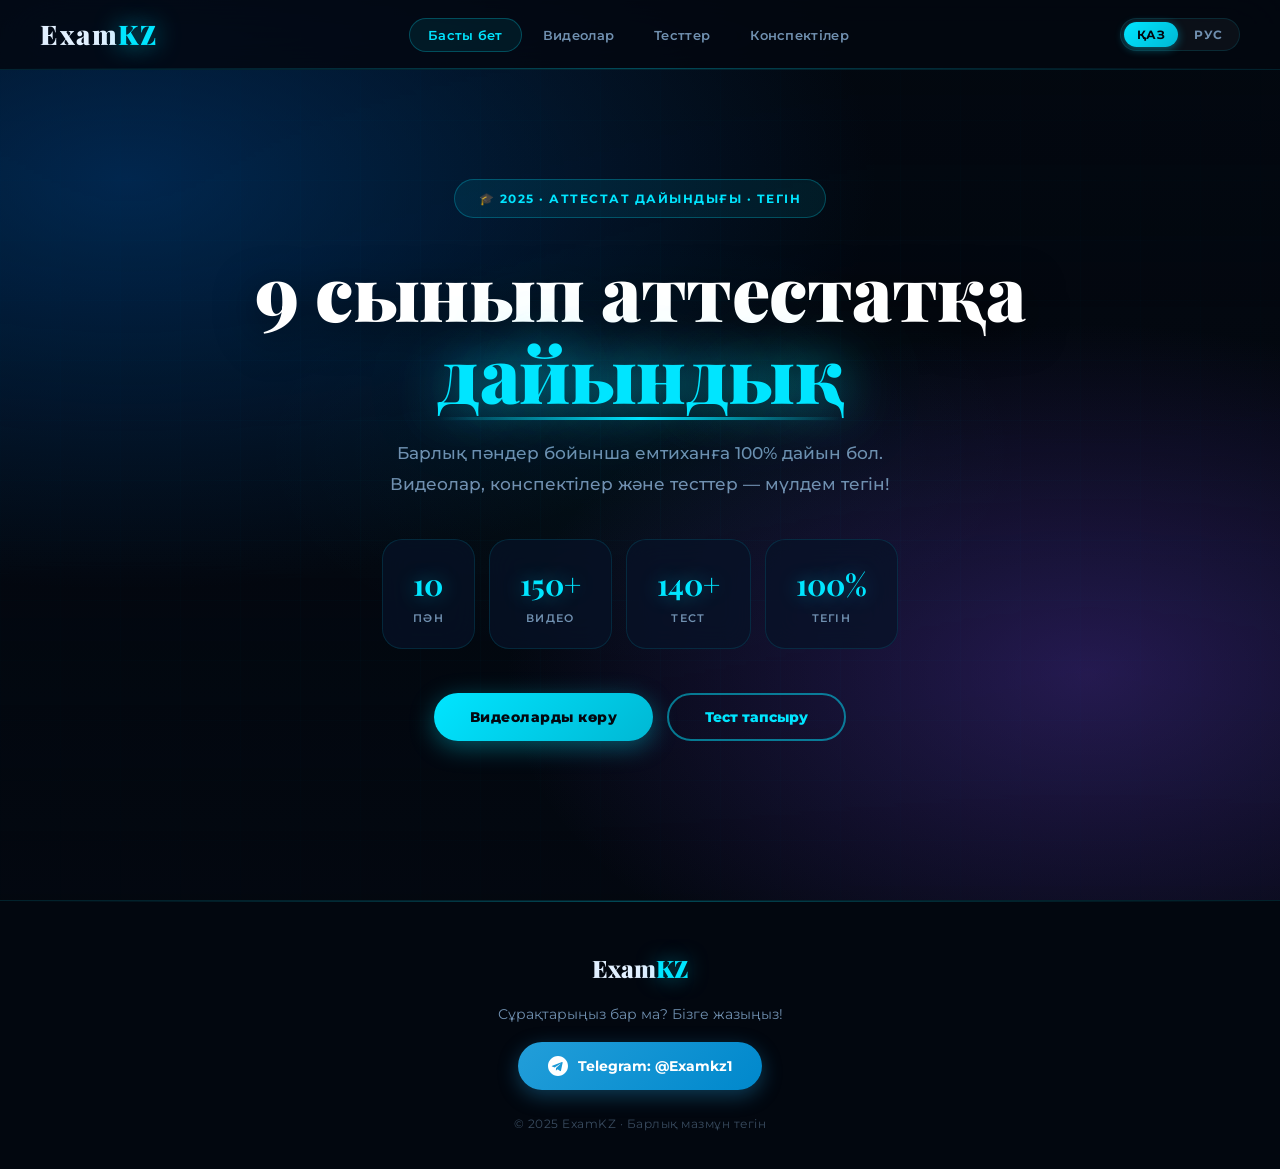
<file: ExamKz/index.html>
<!DOCTYPE html>
<html lang="kk">
<head>
    <meta charset="UTF-8">
    <meta name="viewport" content="width=device-width, initial-scale=1.0">
    <title>ExamKZ — 9 сынып Аттестат дайындық</title>
    <meta name="description" content="Қазақстан 9 сыныбы аттестат дайындық — тегін видеолар, конспектілер, тесттер">
    <link rel="stylesheet" href="style.css">
    <link href="https://fonts.googleapis.com/css2?family=Montserrat:wght@400;500;600;700;800;900&family=Playfair+Display:ital,wght@0,700;0,900;1,700&family=JetBrains+Mono:wght@400;600&display=swap" rel="stylesheet">
</head>
<body>

    <!-- BACKGROUND -->
    <div class="bg-image"></div>
    <div class="bg-overlay"></div>
    <div class="bg-grid"></div>
    <div class="particles" id="particles"></div>

    <!-- VIDEO MODAL -->
    <div class="video-modal-overlay" id="videoModal" onclick="if(event.target===this)closeVideoModal()">
        <div class="video-modal-box">
            <div class="video-modal-header">
                <div class="video-modal-title" id="videoModalTitle">Видео</div>
                <button class="video-modal-close" onclick="closeVideoModal()">✕</button>
            </div>
            <iframe class="video-modal-iframe" id="videoModalIframe" allowfullscreen
                allow="autoplay; encrypted-media; picture-in-picture"></iframe>
        </div>
    </div>

    <!-- NAVBAR -->
    <nav>
        <div class="logo">Exam<span>KZ</span></div>

        <div class="nav-links">
            <button class="nav-btn active" data-target="home" id="navHome">Басты бет</button>
            <button class="nav-btn" data-target="subjects" id="navSubjects">Видеолар</button>
            <button class="nav-btn" data-target="tests" id="navTests">Тесттер</button>
            <button class="nav-btn" data-target="materials" id="navMaterials">Конспектілер</button>
        </div>

        <div class="nav-right">
            <div class="lang-switch">
                <button id="langKk" class="active">ҚАЗ</button>
                <button id="langRu">РУС</button>
            </div>
        </div>
    </nav>

    <!-- MAIN -->
    <main>

        <!-- HOME -->
        <section id="home" class="active-section">
            <div class="hero-badge">🎓 2025 · Аттестат дайындығы · Тегін</div>
            <h1 id="heroTitle">9 сынып аттестатқа<br><span class="highlight">дайындық</span></h1>
            <p id="heroDesc">Барлық пәндер бойынша емтиханға 100% дайын бол. Видеолар, конспектілер және тесттер — мүлдем тегін!</p>

            <div class="stats-row">
                <div class="stat">
                    <span>10</span>
                    <p>Пән</p>
                </div>
                <div class="stat">
                    <span>150+</span>
                    <p>Видео</p>
                </div>
                <div class="stat">
                    <span>140+</span>
                    <p>Тест</p>
                </div>
                <div class="stat">
                    <span>100%</span>
                    <p>Тегін</p>
                </div>
            </div>

            <div class="hero-buttons">
                <button class="btn-primary" id="btnStart" onclick="showSection('subjects')">📺 Видеоларды көру</button>
                <button class="btn-secondary" id="btnTest" onclick="showSection('tests')">✏️ Тест тапсыру</button>
            </div>
        </section>

        <!-- SUBJECTS (Video list) -->
        <section id="subjects" class="hidden">
            <h2 id="subjectsTitle">Видео сабақтар — Пәнді таңдаңыз</h2>
            <div class="grid" id="subjectsGrid"></div>
        </section>

        <!-- VIDEOS PAGE -->
        <section id="videos" class="hidden">
            <div style="margin-bottom:20px;">
                <button class="btn-back" onclick="showSection('subjects')">⬅ Артқа</button>
            </div>
            <h2 id="currentSubjectTitle" style="margin-bottom:24px;display:flex;align-items:center;gap:12px;"></h2>
            <div class="video-grid" id="videosGrid"></div>
        </section>

        <!-- TESTS -->
        <section id="tests" class="hidden">
            <h2 id="testsTitle">Біліміңді тексер — ҰБТ / Аттестат форматы</h2>
            <div id="testContainer" class="test-container"></div>
        </section>

        <!-- MATERIALS (Subject list) -->
        <section id="materials" class="hidden">
            <h2 id="materialsTitle">Конспектілер мен Шпаргалкалар</h2>
            <div class="grid" id="materialsSubjectsGrid"></div>
        </section>

        <!-- MATERIALS LIST -->
        <section id="materialsList" class="hidden">
            <div style="margin-bottom:20px;">
                <button class="btn-back" onclick="showSection('materials')">⬅ Артқа</button>
            </div>
            <h2 id="currentMaterialSubjectTitle" style="margin-bottom:24px;display:flex;align-items:center;gap:12px;"></h2>
            <div class="materials-grid" id="materialsGrid"></div>
        </section>

    </main>

    <!-- FOOTER -->
    <footer>
        <div class="footer-inner">
            <div class="footer-logo">Exam<span>KZ</span></div>
            <p id="footerSupport">Сұрақтарыңыз бар ма? Бізге жазыңыз!</p>
            <a href="https://t.me/Examkz1" target="_blank" class="btn-telegram" id="btnAdmin">
                <svg width="20" height="20" viewBox="0 0 24 24" fill="currentColor">
                    <path d="M12 0C5.373 0 0 5.373 0 12s5.373 12 12 12 12-5.373 12-12S18.627 0 12 0zm5.562 8.248l-1.97 9.287c-.145.658-.537.818-1.084.508l-3-2.21-1.447 1.394c-.16.16-.295.295-.605.295l.213-3.053 5.56-5.023c.242-.213-.054-.333-.373-.12l-6.871 4.326-2.962-.924c-.643-.204-.657-.643.136-.953l11.57-4.461c.537-.194 1.006.131.833.934z"/>
                </svg>
                Telegram: @Examkz1
            </a>
            <p class="footer-copy">© 2025 ExamKZ · Барлық мазмұн тегін</p>
        </div>
    </footer>

    <script src="script.js"></script>
</body>
</html>
</file>
<file: ExamKz/style.css>
/* ============================================
   EXAMKZ — PREMIUM STYLE v3
   ============================================ */

@import url('https://fonts.googleapis.com/css2?family=Montserrat:wght@400;500;600;700;800;900&family=Playfair+Display:ital,wght@0,700;0,900;1,700&family=JetBrains+Mono:wght@400;600&display=swap');

:root {
    --primary: #00e5ff;
    --primary-dark: #00b8d4;
    --primary-glow: rgba(0,229,255,0.4);
    --accent: #ff6b35;
    --accent2: #7c4dff;
    --accent3: #00c853;
    --gold: #ffd700;
    --green: #00c853;
    --red: #ff1744;
    --yellow: #ffab00;
    --bg-dark: #030810;
    --bg-card: rgba(8, 18, 40, 0.72);
    --bg-card-hover: rgba(12, 26, 58, 0.92);
    --border: rgba(0, 229, 255, 0.12);
    --border-hover: rgba(0, 229, 255, 0.45);
    --text: #e2f0ff;
    --text-muted: #7090b0;
    --shadow: 0 20px 60px rgba(0,0,0,0.5);
    --radius: 20px;
    --radius-sm: 12px;
}

*, *::before, *::after { margin: 0; padding: 0; box-sizing: border-box; }
html { scroll-behavior: smooth; }

body {
    font-family: 'Montserrat', sans-serif;
    background: var(--bg-dark);
    color: var(--text);
    min-height: 100vh;
    overflow-x: hidden;
    line-height: 1.6;
}

/* ===== BACKGROUND ===== */
.bg-image {
    position: fixed; inset: 0;
    background-image: url('https://images.unsplash.com/photo-1481627834876-b7833e8f5570?w=1920&q=80');
    background-size: cover; background-position: center top;
    z-index: 0; opacity: 0.12; filter: saturate(0.4) brightness(0.6);
}
.bg-overlay {
    position: fixed; inset: 0;
    background:
        radial-gradient(ellipse 90% 70% at 10% 20%, rgba(0,60,120,0.6) 0%, transparent 65%),
        radial-gradient(ellipse 70% 60% at 85% 75%, rgba(100,60,200,0.35) 0%, transparent 65%),
        radial-gradient(ellipse 50% 40% at 50% 50%, rgba(0,229,255,0.04) 0%, transparent 60%),
        linear-gradient(180deg, rgba(3,8,16,0.9) 0%, rgba(3,8,16,0.5) 50%, rgba(3,8,16,0.95) 100%);
    z-index: 1;
}

/* ===== GRID LINES ===== */
.bg-grid {
    position: fixed; inset: 0; z-index: 1; pointer-events: none;
    background-image:
        linear-gradient(rgba(0,229,255,0.025) 1px, transparent 1px),
        linear-gradient(90deg, rgba(0,229,255,0.025) 1px, transparent 1px);
    background-size: 60px 60px;
    mask-image: radial-gradient(ellipse 80% 80% at 50% 50%, black, transparent);
}

/* ===== PARTICLES ===== */
.particles { position: fixed; inset: 0; z-index: 2; pointer-events: none; overflow: hidden; }
.particle {
    position: absolute; border-radius: 50%;
    opacity: 0; animation: float-up linear infinite;
}
@keyframes float-up {
    0%   { opacity: 0; transform: translateY(100vh) scale(0) rotate(0deg); }
    10%  { opacity: 0.7; }
    90%  { opacity: 0.2; }
    100% { opacity: 0; transform: translateY(-10vh) scale(2) rotate(360deg); }
}

/* ===== NAVBAR ===== */
nav {
    position: fixed; top: 0; left: 0; right: 0; z-index: 300;
    display: flex; align-items: center; justify-content: space-between;
    padding: 0 40px; height: 70px;
    background: rgba(3,8,16,0.85);
    backdrop-filter: blur(30px) saturate(1.5);
    border-bottom: 1px solid var(--border);
}
nav::after {
    content: '';
    position: absolute; bottom: 0; left: 0; right: 0; height: 1px;
    background: linear-gradient(90deg, transparent, rgba(0,229,255,0.3), transparent);
}

.logo {
    font-family: 'Playfair Display', serif;
    font-size: 27px; font-weight: 900; color: var(--text); letter-spacing: 1.5px;
    flex-shrink: 0; cursor: pointer;
    transition: all 0.3s;
}
.logo:hover { opacity: 0.85; }
.logo span { color: var(--primary); text-shadow: 0 0 25px rgba(0,229,255,0.7); }

.nav-links { display: flex; gap: 2px; }
.nav-btn {
    background: transparent; border: 1px solid transparent;
    color: var(--text-muted); padding: 8px 18px; border-radius: 30px;
    cursor: pointer; font-family: 'Montserrat', sans-serif;
    font-size: 13px; font-weight: 600; transition: all 0.25s; letter-spacing: 0.3px;
}
.nav-btn:hover, .nav-btn.active {
    color: var(--primary); border-color: rgba(0,229,255,0.25);
    background: rgba(0,229,255,0.08);
}

.nav-right { display: flex; align-items: center; gap: 12px; }

/* Language Switch */
.lang-switch {
    display: flex; gap: 3px;
    background: rgba(255,255,255,0.04);
    border: 1px solid var(--border); border-radius: 30px; padding: 3px;
}
.lang-switch button {
    background: transparent; border: none; color: var(--text-muted);
    padding: 5px 13px; border-radius: 25px; cursor: pointer;
    font-family: 'Montserrat', sans-serif; font-size: 12px; font-weight: 700;
    transition: all 0.25s; letter-spacing: 0.5px;
}
.lang-switch button.active {
    background: linear-gradient(135deg, var(--primary), var(--primary-dark));
    color: var(--bg-dark);
    box-shadow: 0 2px 10px rgba(0,229,255,0.4);
}

/* ===== MAIN ===== */
main {
    position: relative; z-index: 10;
    min-height: 100vh; padding: 90px 40px 60px;
    max-width: 1240px; margin: 0 auto;
}

section { display: none; }
section.active-section { display: block; animation: fadeSlideIn 0.4s cubic-bezier(0.2,0.8,0.4,1); }
section.hidden { display: none; }

@keyframes fadeSlideIn {
    from { opacity: 0; transform: translateY(24px); }
    to   { opacity: 1; transform: translateY(0); }
}

/* ===== HOME ===== */
#home {
    display: flex !important;
    flex-direction: column; align-items: center; justify-content: center;
    text-align: center; min-height: calc(100vh - 160px); padding: 60px 20px;
}

.hero-badge {
    display: inline-flex; align-items: center; gap: 8px;
    background: rgba(0,229,255,0.08); border: 1px solid rgba(0,229,255,0.25);
    color: var(--primary); padding: 9px 24px; border-radius: 50px;
    font-size: 12px; font-weight: 700; margin-bottom: 32px; letter-spacing: 1.5px;
    text-transform: uppercase;
    animation: pulse-border 3s infinite;
}
@keyframes pulse-border {
    0%,100% { box-shadow: 0 0 0 0 rgba(0,229,255,0.25); }
    50%      { box-shadow: 0 0 0 10px rgba(0,229,255,0); }
}

#home h1 {
    font-family: 'Playfair Display', serif;
    font-size: clamp(38px, 6.5vw, 76px); font-weight: 900;
    line-height: 1.08; margin-bottom: 24px; color: #fff;
    text-shadow: 0 8px 40px rgba(0,0,0,0.6);
    letter-spacing: -0.5px;
}

.highlight {
    color: var(--primary);
    text-shadow: 0 0 50px rgba(0,229,255,0.6), 0 0 100px rgba(0,229,255,0.3);
    position: relative; display: inline-block;
}
.highlight::after {
    content: '';
    position: absolute; bottom: -6px; left: 0; right: 0; height: 3px;
    background: linear-gradient(90deg, transparent, var(--primary), transparent);
    border-radius: 2px;
}

#home > p {
    font-size: clamp(14px, 1.8vw, 17px);
    color: var(--text-muted); max-width: 520px; line-height: 1.8;
    margin-bottom: 40px; font-weight: 500;
}

.stats-row {
    display: flex; gap: 14px; margin-bottom: 44px;
    flex-wrap: wrap; justify-content: center;
}
.stat {
    background: var(--bg-card); border: 1px solid var(--border);
    border-radius: var(--radius); padding: 20px 30px; text-align: center;
    backdrop-filter: blur(14px); transition: all 0.3s;
    position: relative; overflow: hidden;
}
.stat::before {
    content: '';
    position: absolute; top: 0; left: 0; right: 0; height: 2px;
    background: linear-gradient(90deg, transparent, var(--primary), transparent);
    opacity: 0; transition: opacity 0.3s;
}
.stat:hover { transform: translateY(-5px); border-color: var(--border-hover); }
.stat:hover::before { opacity: 1; }
.stat span {
    display: block; font-family: 'Playfair Display', serif;
    font-size: 30px; font-weight: 700; color: var(--primary);
    text-shadow: 0 0 20px rgba(0,229,255,0.4);
}
.stat p { font-size: 11px; color: var(--text-muted); margin: 2px 0 0; letter-spacing: 1.2px; font-weight: 600; text-transform: uppercase; }

.hero-buttons { display: flex; gap: 14px; flex-wrap: wrap; justify-content: center; }

/* ===== BUTTONS ===== */
.btn-primary {
    background: linear-gradient(135deg, var(--primary), var(--primary-dark));
    color: var(--bg-dark); border: none; padding: 14px 36px; border-radius: 50px;
    font-family: 'Montserrat', sans-serif; font-size: 14px; font-weight: 800;
    cursor: pointer; transition: all 0.3s;
    box-shadow: 0 6px 25px rgba(0,229,255,0.35); letter-spacing: 0.5px;
    position: relative; overflow: hidden;
}
.btn-primary::before {
    content: '';
    position: absolute; inset: 0;
    background: linear-gradient(135deg, rgba(255,255,255,0.2), transparent);
    opacity: 0; transition: opacity 0.3s;
}
.btn-primary:hover { transform: translateY(-3px); box-shadow: 0 12px 35px rgba(0,229,255,0.55); }
.btn-primary:hover::before { opacity: 1; }
.btn-primary:active { transform: translateY(-1px); }

.btn-secondary {
    background: transparent; color: var(--primary);
    border: 2px solid rgba(0,229,255,0.5); padding: 13px 36px; border-radius: 50px;
    font-family: 'Montserrat', sans-serif; font-size: 14px; font-weight: 800;
    cursor: pointer; transition: all 0.3s;
}
.btn-secondary:hover {
    background: rgba(0,229,255,0.1); transform: translateY(-3px);
    border-color: var(--primary);
    box-shadow: 0 8px 25px rgba(0,229,255,0.2);
}

.btn-back {
    display: inline-flex; align-items: center; gap: 6px;
    background: rgba(255,255,255,0.05); border: 1px solid var(--border);
    color: var(--text-muted); padding: 9px 22px; border-radius: 30px;
    cursor: pointer; font-family: 'Montserrat', sans-serif;
    font-size: 13px; font-weight: 600; transition: all 0.25s;
}
.btn-back:hover { border-color: var(--primary); color: var(--primary); background: rgba(0,229,255,0.07); }

/* ===== SECTION HEADER ===== */
.section-header {
    display: flex; align-items: center; gap: 16px; margin-bottom: 36px;
}
.section-icon {
    width: 48px; height: 48px; border-radius: 14px; flex-shrink: 0;
    display: flex; align-items: center; justify-content: center; font-size: 22px;
    background: rgba(0,229,255,0.1); border: 1px solid rgba(0,229,255,0.2);
}
section > h2 {
    font-family: 'Playfair Display', serif;
    font-size: clamp(22px, 3vw, 34px); font-weight: 700; color: #fff;
    margin-bottom: 34px; position: relative; padding-left: 22px;
}
section > h2::before {
    content: '';
    position: absolute; left: 0; top: 6px; bottom: 6px; width: 4px;
    background: linear-gradient(180deg, var(--primary), var(--accent2)); border-radius: 4px;
}

/* ===== SUBJECT GRID ===== */
.grid {
    display: grid;
    grid-template-columns: repeat(auto-fill, minmax(190px, 1fr));
    gap: 16px;
}

.card {
    background: var(--bg-card); border: 1px solid var(--border);
    border-radius: var(--radius); padding: 32px 20px 26px; cursor: pointer;
    transition: all 0.35s cubic-bezier(0.34,1.4,0.64,1);
    backdrop-filter: blur(14px); text-align: center;
    position: relative; overflow: hidden;
}
.card::before {
    content: ''; position: absolute; inset: 0;
    background: linear-gradient(135deg, rgba(0,229,255,0.07), rgba(124,77,255,0.04));
    opacity: 0; transition: opacity 0.3s;
}
.card::after {
    content: ''; position: absolute; bottom: 0; left: 0; right: 0; height: 2px;
    background: linear-gradient(90deg, var(--primary), var(--accent2));
    transform: scaleX(0); transform-origin: left; transition: transform 0.3s;
}
.card:hover::before { opacity: 1; }
.card:hover::after { transform: scaleX(1); }
.card:hover {
    transform: translateY(-10px) scale(1.025);
    border-color: rgba(0,229,255,0.3);
    box-shadow: 0 20px 50px rgba(0,0,0,0.5), 0 0 0 1px rgba(0,229,255,0.1), 0 0 40px rgba(0,229,255,0.06);
}
.card .card-icon {
    font-size: 38px; margin-bottom: 14px; display: block;
    filter: drop-shadow(0 4px 8px rgba(0,0,0,0.3));
    transition: transform 0.3s;
}
.card:hover .card-icon { transform: scale(1.1) translateY(-2px); }
.card h3 { font-size: 14px; font-weight: 700; color: var(--text); margin: 0; line-height: 1.4; }
.card .card-count {
    font-size: 11px; color: var(--text-muted); margin-top: 6px;
    font-weight: 600; letter-spacing: 0.5px;
}

/* ===== VIDEOS PAGE ===== */
.video-page-header {
    display: flex; align-items: center; gap: 16px; margin-bottom: 10px;
}
.subject-title-badge {
    font-family: 'Playfair Display', serif;
    font-size: clamp(18px,2.5vw,28px); font-weight: 900; color: #fff;
    margin: 0;
}
.subject-icon-large { font-size: 34px; }

/* ===== VIDEO GRID ===== */
.video-grid { display: grid; grid-template-columns: repeat(auto-fill, minmax(300px, 1fr)); gap: 20px; }

.video-card {
    background: var(--bg-card); border: 1px solid var(--border);
    border-radius: var(--radius); overflow: hidden; transition: all 0.3s;
    backdrop-filter: blur(14px);
    position: relative;
}
.video-card:hover { transform: translateY(-6px); border-color: rgba(0,229,255,0.25); box-shadow: 0 20px 50px rgba(0,0,0,0.5); }

.video-thumb {
    width: 100%; aspect-ratio: 16/9;
    background-size: cover; background-position: center; background-color: #050f25;
    cursor: pointer; position: relative; overflow: hidden;
}
.video-thumb::before {
    content: '';
    position: absolute; inset: 0;
    background: linear-gradient(to bottom, transparent 60%, rgba(0,0,0,0.5));
    opacity: 0; transition: opacity 0.3s; z-index: 1;
}
.video-thumb::after {
    content: '▶';
    position: absolute; inset: 0; z-index: 2;
    display: flex; align-items: center; justify-content: center;
    font-size: 42px; color: rgba(255,255,255,0.95);
    background: rgba(0,0,0,0.28);
    opacity: 0; transition: opacity 0.3s;
    backdrop-filter: blur(2px);
}
.video-thumb:hover::before, .video-thumb:hover::after { opacity: 1; }

.video-number {
    position: absolute; top: 10px; left: 10px; z-index: 3;
    background: rgba(0,0,0,0.7); border: 1px solid rgba(255,255,255,0.15);
    color: var(--text-muted); font-size: 11px; font-weight: 700;
    padding: 3px 9px; border-radius: 20px; backdrop-filter: blur(8px);
}

.video-info { padding: 16px 18px 18px; }
.video-info h4 {
    font-size: 13.5px; font-weight: 600; color: var(--text);
    margin-bottom: 12px; line-height: 1.55;
}

.btn-watch {
    display: flex; align-items: center; justify-content: center; gap: 8px;
    background: linear-gradient(135deg, rgba(0,229,255,0.15), rgba(0,180,200,0.1));
    border: 1px solid rgba(0,229,255,0.3); color: var(--primary);
    padding: 9px 18px; border-radius: 30px;
    font-family: 'Montserrat', sans-serif; font-size: 12.5px; font-weight: 700;
    cursor: pointer; width: 100%; transition: all 0.25s; letter-spacing: 0.3px;
}
.btn-watch:hover {
    background: rgba(0,229,255,0.2); border-color: var(--primary);
    transform: translateY(-1px); box-shadow: 0 4px 15px rgba(0,229,255,0.2);
}

/* ===== TESTS ===== */
.test-container { max-width: 780px; margin: 0 auto; }

.test-header {
    display: flex; justify-content: space-between; align-items: center;
    margin-bottom: 24px;
}
.test-counter {
    font-size: 13px; font-weight: 700; color: var(--text-muted); letter-spacing: 0.5px;
}
.test-score-live {
    font-size: 13px; font-weight: 700; color: var(--green);
    background: rgba(0,200,83,0.1); border: 1px solid rgba(0,200,83,0.25);
    padding: 4px 14px; border-radius: 20px;
}

.test-progress { height: 5px; background: rgba(255,255,255,0.06); border-radius: 3px; margin-bottom: 30px; overflow: hidden; }
.test-progress-bar {
    height: 100%;
    background: linear-gradient(90deg, var(--primary), var(--accent2));
    border-radius: 3px; transition: width 0.6s cubic-bezier(0.4,0,0.2,1);
    box-shadow: 0 0 10px rgba(0,229,255,0.4);
}

.subject-badge {
    display: inline-block;
    background: rgba(0,229,255,0.08); border: 1px solid rgba(0,229,255,0.2);
    color: var(--primary); padding: 5px 16px; border-radius: 20px;
    font-size: 11px; font-weight: 700; letter-spacing: 1.5px;
    margin-bottom: 16px; text-transform: uppercase;
}

.test-container h4 { font-size: 12px; font-weight: 700; color: var(--text-muted); letter-spacing: 1px; margin-bottom: 10px; }
.test-container > h2, .test-q-text {
    font-family: 'Playfair Display', serif;
    font-size: clamp(17px,2.5vw,23px); color: #fff; margin-bottom: 28px; line-height: 1.45;
    font-weight: 700;
}

.test-options-grid { display: grid; grid-template-columns: 1fr 1fr; gap: 11px; margin-bottom: 14px; }
.test-option {
    background: var(--bg-card); border: 1.5px solid var(--border);
    color: var(--text); padding: 15px 18px; border-radius: 14px;
    cursor: pointer; font-family: 'Montserrat', sans-serif;
    font-size: 13px; font-weight: 500; text-align: left;
    transition: all 0.2s; backdrop-filter: blur(8px); line-height: 1.45;
    display: flex; align-items: flex-start; gap: 10px;
}
.test-option:hover:not(:disabled) {
    border-color: rgba(0,229,255,0.4); background: rgba(0,229,255,0.08);
    transform: translateY(-2px); color: #fff;
}
.option-letter {
    display: inline-flex; align-items: center; justify-content: center;
    width: 22px; height: 22px; border-radius: 50%; flex-shrink: 0; margin-top: 1px;
    background: rgba(255,255,255,0.08); border: 1px solid rgba(255,255,255,0.12);
    font-size: 11px; font-weight: 800; color: var(--text-muted);
}
.test-option.correct {
    background: rgba(0,200,83,0.12) !important; border-color: var(--green) !important;
    color: #fff !important; box-shadow: 0 0 20px rgba(0,200,83,0.2);
}
.test-option.correct .option-letter { background: var(--green); color: #000; border-color: var(--green); }
.test-option.wrong   {
    background: rgba(255,23,68,0.12) !important; border-color: var(--red) !important;
    color: #fff !important;
}
.test-option.wrong .option-letter { background: var(--red); color: #fff; border-color: var(--red); }

/* ===== MATERIALS ===== */
.materials-grid { display: grid; grid-template-columns: repeat(auto-fill, minmax(340px, 1fr)); gap: 18px; }

.material-card {
    background: var(--bg-card); border: 1px solid var(--border);
    border-radius: var(--radius); padding: 26px; backdrop-filter: blur(14px);
    transition: all 0.3s; position: relative; overflow: hidden;
}
.material-card::before {
    content: ''; position: absolute; top: 0; left: 0; right: 0; height: 3px;
    background: linear-gradient(90deg, var(--primary), var(--accent2));
}
.material-card:hover { transform: translateY(-4px); border-color: rgba(0,229,255,0.25); box-shadow: 0 16px 40px rgba(0,0,0,0.4); }
.material-card h3 {
    font-size: 14px; font-weight: 700; color: var(--primary);
    margin-bottom: 16px; padding-bottom: 12px; border-bottom: 1px solid var(--border);
    line-height: 1.4;
}
.material-card p { font-size: 13.5px; color: var(--text-muted); line-height: 1.9; }
.material-card b { color: var(--text); font-weight: 700; }
.material-card code {
    background: rgba(0,229,255,0.1); color: var(--primary);
    padding: 2px 8px; border-radius: 5px;
    font-family: 'JetBrains Mono', monospace; font-size: 12.5px;
    border: 1px solid rgba(0,229,255,0.15);
}
.material-card br { display: block; content: ''; margin-top: 4px; }

/* ===== FOOTER ===== */
footer {
    position: relative; z-index: 10;
    border-top: 1px solid var(--border);
    background: rgba(3,8,16,0.95);
    backdrop-filter: blur(24px);
    padding: 48px 40px 36px;
    text-align: center;
}
footer::before {
    content: '';
    position: absolute; top: 0; left: 0; right: 0; height: 1px;
    background: linear-gradient(90deg, transparent, rgba(0,229,255,0.3), transparent);
}
.footer-inner { display: flex; align-items: center; justify-content: center; flex-direction: column; gap: 16px; }
.footer-logo { font-family: 'Playfair Display', serif; font-size: 24px; font-weight: 900; }
.footer-logo span { color: var(--primary); text-shadow: 0 0 20px rgba(0,229,255,0.5); }
footer p { color: var(--text-muted); font-size: 14px; }

.btn-telegram {
    display: inline-flex; align-items: center; gap: 10px;
    background: linear-gradient(135deg, #229ED9, #0088cc);
    color: #fff; text-decoration: none;
    padding: 13px 30px; border-radius: 50px;
    font-weight: 700; font-size: 14px; transition: all 0.3s;
    box-shadow: 0 6px 20px rgba(34,158,217,0.35);
}
.btn-telegram:hover { transform: translateY(-3px); box-shadow: 0 12px 30px rgba(34,158,217,0.5); }
.footer-copy { font-size: 12px; color: rgba(112,144,176,0.5); margin-top: 8px; letter-spacing: 0.5px; }

/* ===== SCROLLBAR ===== */
::-webkit-scrollbar { width: 5px; }
::-webkit-scrollbar-track { background: var(--bg-dark); }
::-webkit-scrollbar-thumb { background: rgba(0,229,255,0.25); border-radius: 3px; }
::-webkit-scrollbar-thumb:hover { background: rgba(0,229,255,0.45); }

/* ===== VIDEO MODAL ===== */
.video-modal-overlay {
    position: fixed; inset: 0; z-index: 500;
    background: rgba(3,8,16,0.92);
    backdrop-filter: blur(16px);
    display: none; align-items: center; justify-content: center;
    padding: 20px;
}
.video-modal-overlay.open { display: flex; animation: fadeIn 0.3s ease; }
@keyframes fadeIn { from { opacity: 0; } to { opacity: 1; } }

.video-modal-box {
    background: rgba(8,18,42,0.98);
    border: 1px solid rgba(0,229,255,0.2);
    border-radius: 24px; overflow: hidden;
    max-width: 900px; width: 100%;
    box-shadow: 0 40px 80px rgba(0,0,0,0.7);
    animation: slideUp 0.35s cubic-bezier(0.34,1.4,0.64,1);
}
@keyframes slideUp { from { opacity: 0; transform: translateY(30px) scale(0.97); } to { opacity: 1; transform: none; } }
.video-modal-header {
    display: flex; align-items: center; justify-content: space-between;
    padding: 16px 22px; border-bottom: 1px solid var(--border);
    background: rgba(0,229,255,0.04);
}
.video-modal-title { font-size: 14px; font-weight: 700; color: var(--text); max-width: 80%; line-height: 1.4; }
.video-modal-close {
    background: rgba(255,255,255,0.07); border: 1px solid var(--border);
    color: var(--text-muted); width: 36px; height: 36px; border-radius: 50%;
    cursor: pointer; font-size: 16px; flex-shrink: 0;
    transition: all 0.25s; display: flex; align-items: center; justify-content: center;
}
.video-modal-close:hover { color: #fff; background: rgba(255,255,255,0.15); border-color: rgba(255,255,255,0.3); }
.video-modal-iframe { width: 100%; aspect-ratio: 16/9; border: none; display: block; }

/* ===== RESPONSIVE ===== */
@media (max-width: 960px) {
    .nav-links { display: none; }
    nav { padding: 0 20px; }
    main { padding: 82px 18px 50px; }
}
@media (max-width: 640px) {
    .test-options-grid { grid-template-columns: 1fr; }
    .stats-row { gap: 10px; }
    .stat { padding: 14px 20px; }
    footer { padding: 32px 18px; }
    .grid { grid-template-columns: repeat(auto-fill, minmax(150px, 1fr)); }
    .video-grid { grid-template-columns: 1fr; }
    .materials-grid { grid-template-columns: 1fr; }
}
</file>
